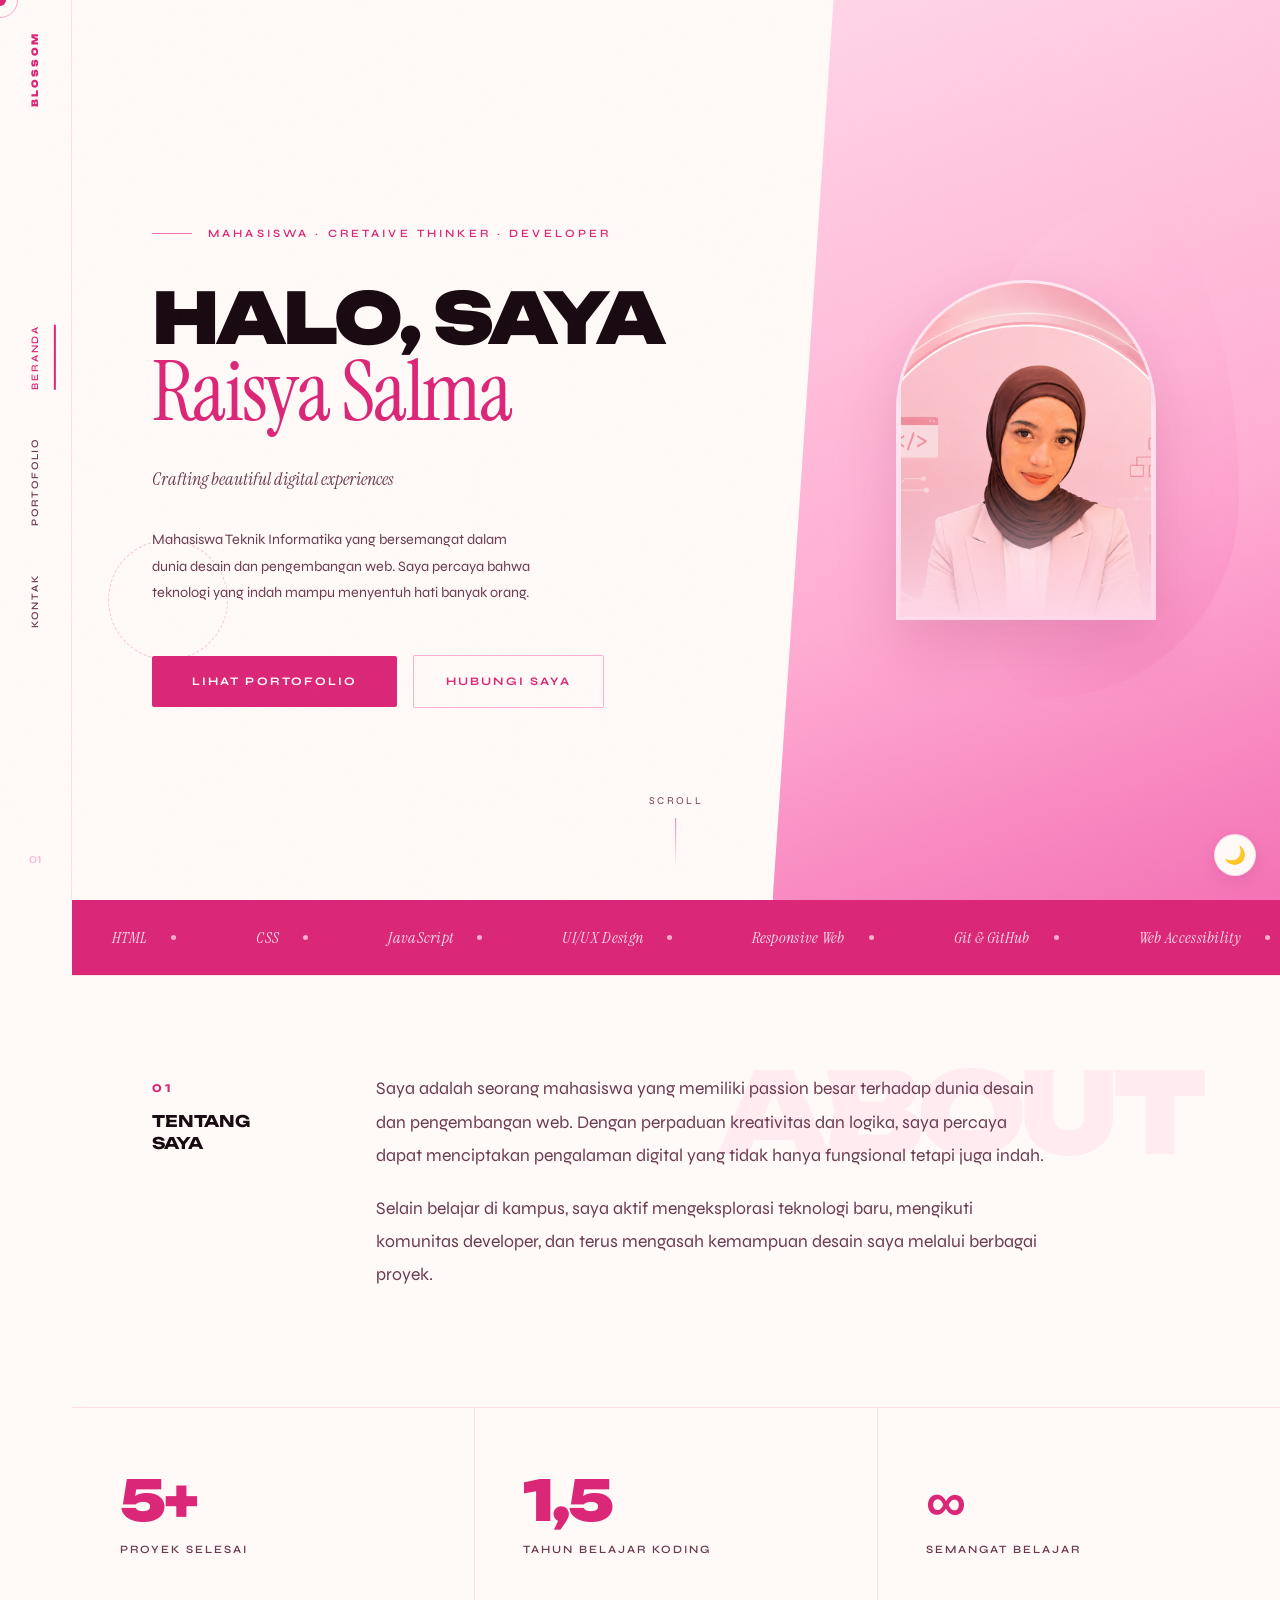
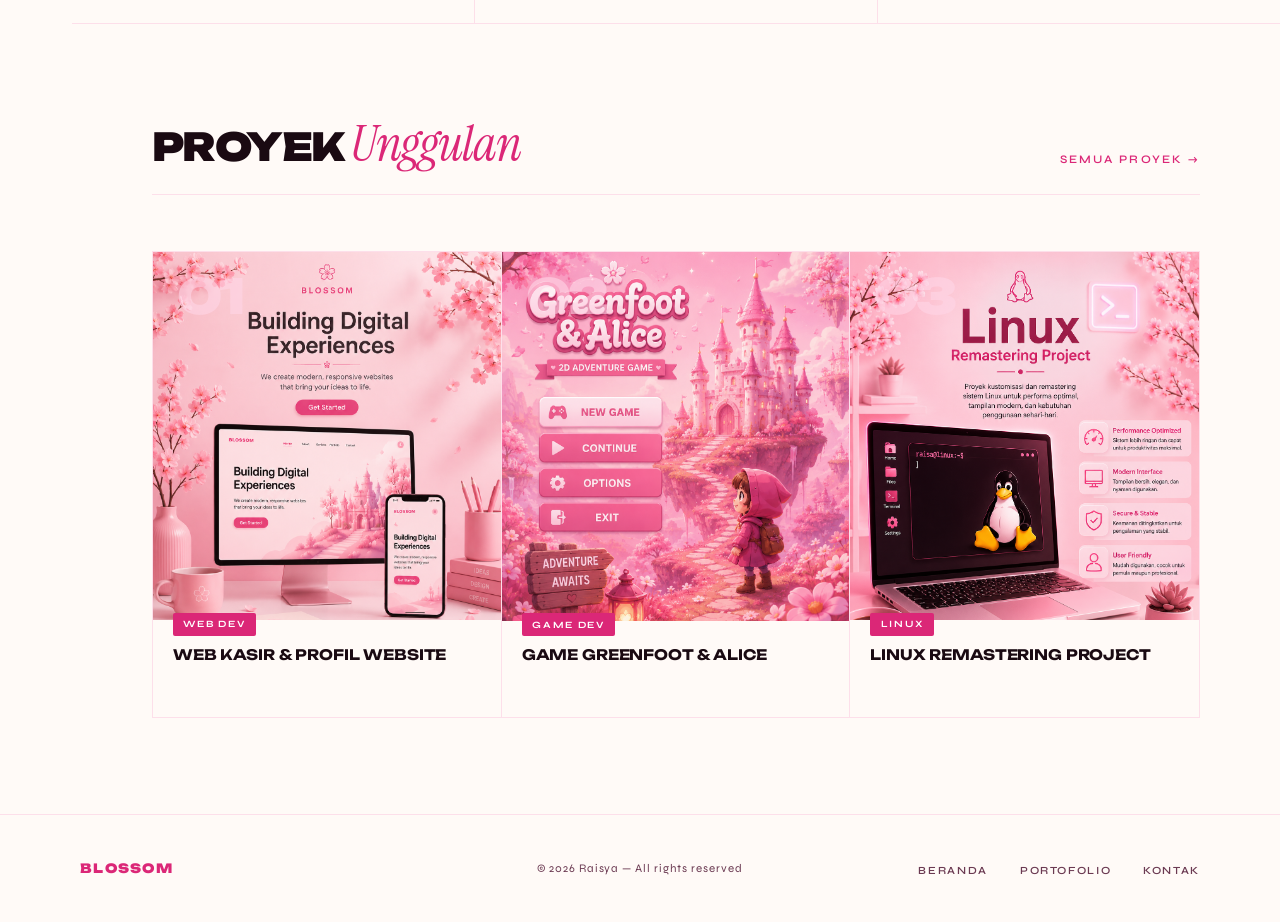
<file: index.html>
<!DOCTYPE html>
<html lang="id">
<head>
  <meta charset="UTF-8">
  <meta name="viewport" content="width=device-width, initial-scale=1.0">
  <meta name="description" content="Halo! Saya adalah mahasiswa yang passionate dalam desain dan teknologi web. Selamat datang di website personal saya.">
  <title>Raisya Blossom — Personal Website</title>
  <link rel="stylesheet" href="style.css">
</head>
<body>

  <!-- Dark Mode Toggle -->
  <button class="dark-toggle" id="darkToggle" aria-label="Aktifkan mode gelap">🌙</button>

  <!-- Custom Cursor -->
  <div class="cursor" id="cursor" aria-hidden="true"></div>
  <div class="cursor-ring" id="cursorRing" aria-hidden="true"></div>

  <!-- Navigation -->
  <nav aria-label="Navigasi utama">
    <a href="index.html" class="nav-logo" aria-label="Kembali ke beranda">Blossom</a>
    <ul class="nav-links">
      <li><a href="index.html" class="active" aria-current="page">Beranda</a></li>
      <li><a href="portfolio.html">Portofolio</a></li>
      <li><a href="contact.html">Kontak</a></li>
    </ul>
      <span class="nav-page-num">01</span>
  </nav>

  <!-- Main Content -->
  <main>

    <!-- Hero Section -->
    <header aria-label="Perkenalan">
    <section class="hero">

      <!-- Decorative Circles -->
      <div class="deco-circle deco-1" aria-hidden="true"></div>
      <div class="deco-circle deco-2" aria-hidden="true"></div>
      <div class="deco-circle deco-3" aria-hidden="true"></div>

      <!-- Left Content -->
      <div class="hero-left">
        <div class="hero-eyebrow">
          <span>Mahasiswa · Cretaive Thinker · Developer</span>
        </div>

        <h1 class="hero-title">
          Halo, Saya
          <em>Raisya Salma</em>
        </h1>

        <p class="hero-subtitle">
          Crafting beautiful digital experiences
        </p>

        <p class="hero-desc">
          Mahasiswa Teknik Informatika yang bersemangat dalam dunia desain dan pengembangan web. Saya percaya bahwa teknologi yang indah mampu menyentuh hati banyak orang.
        </p>

        <div class="btn-group">
          <a href="portfolio.html" class="btn-primary">
            <span>Lihat Portofolio</span>
          </a>
          <a href="contact.html" class="btn-ghost">Hubungi Saya</a>
        </div>
      </div>

      <!-- Right Photo Area -->
      <div class="hero-right">
        <div class="hero-blob" aria-hidden="true"></div>
        <div class="hero-photo-frame">
          <div class="hero-photo-placeholder">
            <div class="photo-icon" aria-hidden="true">🌸</div>
            <p class="photo-note"><img src="images/profile.png" alt="Foto Profil"></p>
          </div>
        </div>
      </div>

      <!-- Scroll Indicator -->
      <div class="scroll-indicator" aria-hidden="true">
        <span>Scroll</span>
        <div class="scroll-line"></div>
      </div>
    </section>
    </header>

    <!-- Ticker Strip -->
    <div class="skills-ticker" aria-hidden="true">
      <div class="ticker-track">
        <span class="ticker-item">HTML <span class="ticker-dot"></span></span>
        <span class="ticker-item">CSS <span class="ticker-dot"></span></span>
        <span class="ticker-item">JavaScript <span class="ticker-dot"></span></span>
        <span class="ticker-item">UI/UX Design <span class="ticker-dot"></span></span>
        <span class="ticker-item">Responsive Web <span class="ticker-dot"></span></span>
        <span class="ticker-item">Git & GitHub <span class="ticker-dot"></span></span>
        <span class="ticker-item">Web Accessibility <span class="ticker-dot"></span></span>
        <span class="ticker-item">HTML <span class="ticker-dot"></span></span>
        <span class="ticker-item">CSS <span class="ticker-dot"></span></span>
        <span class="ticker-item">JavaScript <span class="ticker-dot"></span></span>
        <span class="ticker-item">UI/UX Design <span class="ticker-dot"></span></span>
        <span class="ticker-item">Responsive Web <span class="ticker-dot"></span></span>
        <span class="ticker-item">Git & GitHub <span class="ticker-dot"></span></span>
        <span class="ticker-item">Web Accessibility <span class="ticker-dot"></span></span>
      </div>
    </div>

    <!-- About Strip -->
    <section class="about-strip" aria-label="Tentang Saya">
      <div class="strip-label animate-up delay-1">
        <span class="strip-number">01</span>
        <h2 class="strip-heading">Tentang<br>Saya</h2>
      </div>
      <div class="strip-content animate-up delay-2">
        <p>
          Saya adalah seorang mahasiswa yang memiliki passion besar terhadap dunia desain dan pengembangan web. Dengan perpaduan kreativitas dan logika, saya percaya dapat menciptakan pengalaman digital yang tidak hanya fungsional tetapi juga indah.
        </p>
        <p>
          Selain belajar di kampus, saya aktif mengeksplorasi teknologi baru, mengikuti komunitas developer, dan terus mengasah kemampuan desain saya melalui berbagai proyek.
        </p>
      </div>
    </section>

    <!-- Stats Row -->
    <section class="stats-row" aria-label="Pencapaian">
      <div class="stat-item animate-up delay-1">
        <span class="stat-number">5+</span>
        <span class="stat-label">Proyek Selesai</span>
      </div>
      <div class="stat-item animate-up delay-2">
        <span class="stat-number">1,5</span>
        <span class="stat-label">Tahun Belajar Koding</span>
      </div>
      <div class="stat-item animate-up delay-3">
        <span class="stat-number">∞</span>
        <span class="stat-label">Semangat Belajar</span>
      </div>
    </section>

    <!-- Featured Work Preview -->
    <section class="section-wrap" aria-label="Proyek Unggulan">
      <div class="section-header">
        <h2 class="section-title">Proyek <em>Unggulan</em></h2>
        <a href="portfolio.html" class="section-link" aria-label="Lihat semua proyek">Semua Proyek →</a>
      </div>

    <div class="portfolio-grid">

  <a href="portfolio.html" class="portfolio-card">
    <img src="images/webdev.png" alt="Web Dev">

    <div class="card-overlay"></div>

    <span class="card-deco-num">01</span>

    <div class="card-content">
      <span class="card-tag">Web Dev</span>
      <h3 class="card-title">Web Kasir & Profil Website</h3>
      <span class="card-arrow">→</span>
    </div>
  </a>

  <a href="portfolio.html" class="portfolio-card">
    <img src="images/game.png" alt="Game Dev">

    <div class="card-overlay"></div>

    <span class="card-deco-num">02</span>

    <div class="card-content">
      <span class="card-tag">Game Dev</span>
      <h3 class="card-title">Game Greenfoot & Alice</h3>
      <span class="card-arrow">→</span>
    </div>
  </a>

  <a href="portfolio.html" class="portfolio-card">
    <img src="images/linux.png" alt="Linux">

    <div class="card-overlay"></div>

    <span class="card-deco-num">03</span>

    <div class="card-content">
      <span class="card-tag">Linux</span>
      <h3 class="card-title">Linux Remastering Project</h3>
      <span class="card-arrow">→</span>
    </div>
  </a>

</div>
    </section>

  </main>

  <!-- Footer -->
  <footer>
    <a href="index.html" class="footer-brand" aria-label="Kembali ke beranda">Blossom</a>
    <p class="footer-copy">© 2026 Raisya — All rights reserved</p>
    <ul class="footer-links">
      <li><a href="index.html">Beranda</a></li>
      <li><a href="portfolio.html">Portofolio</a></li>
      <li><a href="contact.html">Kontak</a></li>
    </ul>
  </footer>

  <script>
    // Custom cursor (JS minimal hanya untuk posisi cursor)
    const cursor = document.getElementById('cursor');
    const ring = document.getElementById('cursorRing');
    let mouseX = 0, mouseY = 0, ringX = 0, ringY = 0;

    document.addEventListener('mousemove', (e) => {
      mouseX = e.clientX;
      mouseY = e.clientY;
      cursor.style.left = mouseX + 'px';
      cursor.style.top  = mouseY + 'px';
    });

    function animateRing() {
      ringX += (mouseX - ringX) * 0.12;
      ringY += (mouseY - ringY) * 0.12;
      ring.style.left = ringX + 'px';
      ring.style.top  = ringY + 'px';
      requestAnimationFrame(animateRing);
    }
    animateRing();
  </script>

  <script>
    // Dark mode toggle
    const toggle = document.getElementById('darkToggle');
    const saved = localStorage.getItem('theme');
    if (saved) {
      document.documentElement.setAttribute('data-theme', saved);
      toggle.textContent = saved === 'dark' ? '☀️' : '🌙';
    }
    toggle.addEventListener('click', () => {
      const isDark = document.documentElement.getAttribute('data-theme') === 'dark';
      const next = isDark ? 'light' : 'dark';
      document.documentElement.setAttribute('data-theme', next);
      toggle.textContent = next === 'dark' ? '☀️' : '🌙';
      localStorage.setItem('theme', next);
    });
  </script>
</body>
</html>
</file>
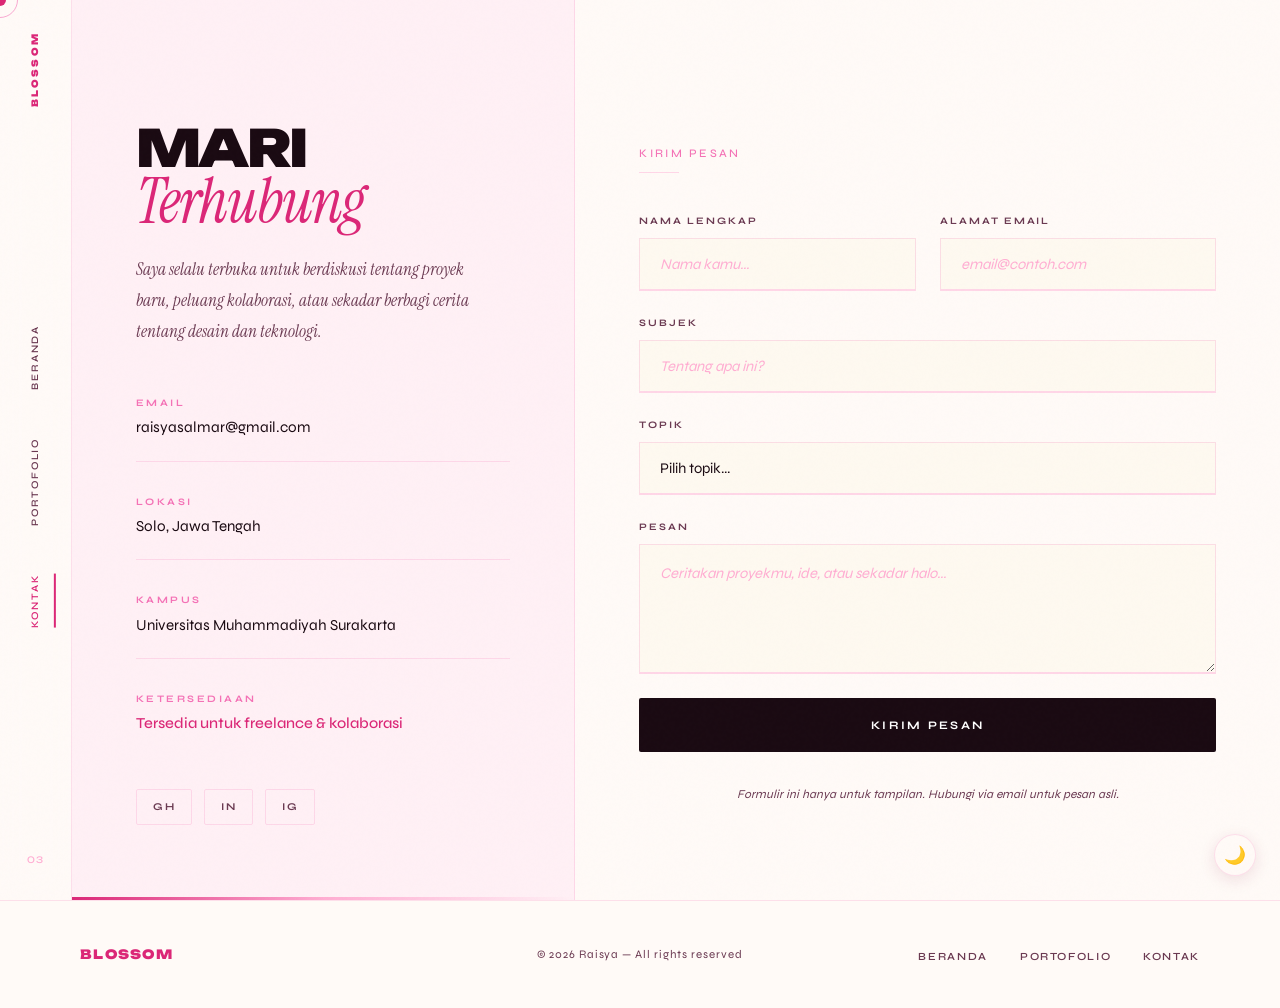
<file: contact.html>
<!DOCTYPE html>
<html lang="id">
<head>
  <meta charset="UTF-8">
  <meta name="viewport" content="width=device-width, initial-scale=1.0">
  <meta name="description" content="Hubungi Raisya — siap berkolaborasi dan berdiskusi tentang proyek desain dan web development.">
  <title>Kontak — Blossom</title>
  <link rel="stylesheet" href="style.css">
</head>
<body>

  <!-- Dark Mode Toggle -->
  <button class="dark-toggle" id="darkToggle" aria-label="Aktifkan mode gelap">🌙</button>

  <!-- Custom Cursor -->
  <div class="cursor" id="cursor" aria-hidden="true"></div>
  <div class="cursor-ring" id="cursorRing" aria-hidden="true"></div>

  <!-- Navigation -->
  <nav aria-label="Navigasi utama">
    <a href="index.html" class="nav-logo" aria-label="Kembali ke beranda">Blossom</a>
    <ul class="nav-links">
      <li><a href="index.html">Beranda</a></li>
      <li><a href="portfolio.html">Portofolio</a></li>
      <li><a href="contact.html" class="active" aria-current="page">Kontak</a></li>
    </ul>
      <span class="nav-page-num">03</span>
  </nav>

  <main>
    <div class="contact-layout">

      <!-- Left: Info -->
      <div class="contact-left animate-up">
        <h1>
          Mari
          <em>Terhubung</em>
        </h1>
        <p>
          Saya selalu terbuka untuk berdiskusi tentang proyek baru, peluang kolaborasi, atau sekadar berbagi cerita tentang desain dan teknologi.
        </p>

        <div class="contact-info">
          <div class="contact-info-item">
            <span class="info-label">Email</span>
            <a href="mailto:raisyasalmar@gmail.com" class="info-value">raisyasalmar@gmail.com</a>
          </div>
          <div class="contact-info-item">
            <span class="info-label">Lokasi</span>
            <span class="info-value">Solo, Jawa Tengah </span>
          </div>
          <div class="contact-info-item">
            <span class="info-label">Kampus</span>
            <span class="info-value">Universitas Muhammadiyah Surakarta</span>
          </div>
          <div class="contact-info-item">
            <span class="info-label">Ketersediaan</span>
            <span class="info-value info-value--available">
              Tersedia untuk freelance &amp; kolaborasi
            </span>
          </div>
        </div>

        <!-- Social Links -->
        <div class="social-bar" role="navigation" aria-label="Media sosial">
          <a href="https://github.com/raisya277" class="social-link" aria-label="GitHub" target="_blank" rel="noopener noreferrer">GH</a>
         <a href="https://www.linkedin.com/in/raisya-salma-472893334" class="social-link" aria-label="LinkedIn" target="_blank" rel="noopener noreferrer">in</a>
          <a href="https://www.instagram.com/raisyaarw?igsh=dDE4N3o1cm1yZ2Nu" class="social-link" aria-label="Instagram" target="_blank" rel="noopener noreferrer">IG</a>
        </div>
      </div>

      <!-- Right: Form -->
      <div class="animate-up delay-2">

        <!-- Decorative heading -->
        <div class="form-header">
          <p class="form-section-label">
            Kirim Pesan
          </p>
          <div class="form-section-rule"></div>
        </div>

        <div class="contact-form" role="form" aria-label="Formulir kontak">

          <div class="form-row">
            <div class="field-group">
              <label for="nama">Nama Lengkap</label>
              <input
                type="text"
                id="nama"
                name="nama"
                placeholder="Nama kamu..."
                autocomplete="name"
              >
            </div>
            <div class="field-group">
              <label for="email">Alamat Email</label>
              <input
                type="email"
                id="email"
                name="email"
                placeholder="email@contoh.com"
                autocomplete="email"
              >
            </div>
          </div>

          <div class="field-group">
            <label for="subjek">Subjek</label>
            <input
              type="text"
              id="subjek"
              name="subjek"
              placeholder="Tentang apa ini?"
            >
          </div>

          <div class="field-group">
            <label for="topik">Topik</label>
            <select id="topik" name="topik" aria-label="Pilih topik pesan">
              <option value="" disabled selected>Pilih topik...</option>
              <option value="kolaborasi">Kolaborasi Proyek</option>
              <option value="freelance">Pekerjaan Freelance</option>
              <option value="lainnya">Lainnya</option>
            </select>
          </div>

          <div class="field-group">
            <label for="pesan">Pesan</label>
            <textarea
              id="pesan"
              name="pesan"
              placeholder="Ceritakan proyekmu, ide, atau sekadar halo..."
            ></textarea>
          </div>

          <button type="button" class="btn-submit" aria-label="Kirim pesan">
            <span>Kirim Pesan </span>
          </button>

          <p class="form-note">
            Formulir ini hanya untuk tampilan. Hubungi via email untuk pesan asli.
          </p>

        </div>
      </div>

    </div>
  </main>

  <!-- Footer -->
  <footer>
    <a href="index.html" class="footer-brand" aria-label="Kembali ke beranda">Blossom</a>
    <p class="footer-copy">© 2026 Raisya — All rights reserved</p>
    <ul class="footer-links">
      <li><a href="index.html">Beranda</a></li>
      <li><a href="portfolio.html">Portofolio</a></li>
      <li><a href="contact.html">Kontak</a></li>
    </ul>
  </footer>

  <script>
    const cursor = document.getElementById('cursor');
    const ring = document.getElementById('cursorRing');
    let mouseX = 0, mouseY = 0, ringX = 0, ringY = 0;

    document.addEventListener('mousemove', (e) => {
      mouseX = e.clientX;
      mouseY = e.clientY;
      cursor.style.left = mouseX + 'px';
      cursor.style.top  = mouseY + 'px';
    });

    function animateRing() {
      ringX += (mouseX - ringX) * 0.12;
      ringY += (mouseY - ringY) * 0.12;
      ring.style.left = ringX + 'px';
      ring.style.top  = ringY + 'px';
      requestAnimationFrame(animateRing);
    }
    animateRing();
  </script>

  <script>
    // Dark mode toggle
    const toggle = document.getElementById('darkToggle');
    const saved = localStorage.getItem('theme');
    if (saved) {
      document.documentElement.setAttribute('data-theme', saved);
      toggle.textContent = saved === 'dark' ? '☀️' : '🌙';
    }
    toggle.addEventListener('click', () => {
      const isDark = document.documentElement.getAttribute('data-theme') === 'dark';
      const next = isDark ? 'light' : 'dark';
      document.documentElement.setAttribute('data-theme', next);
      toggle.textContent = next === 'dark' ? '☀️' : '🌙';
      localStorage.setItem('theme', next);
    });
  </script>
</body>
</html>
</file>
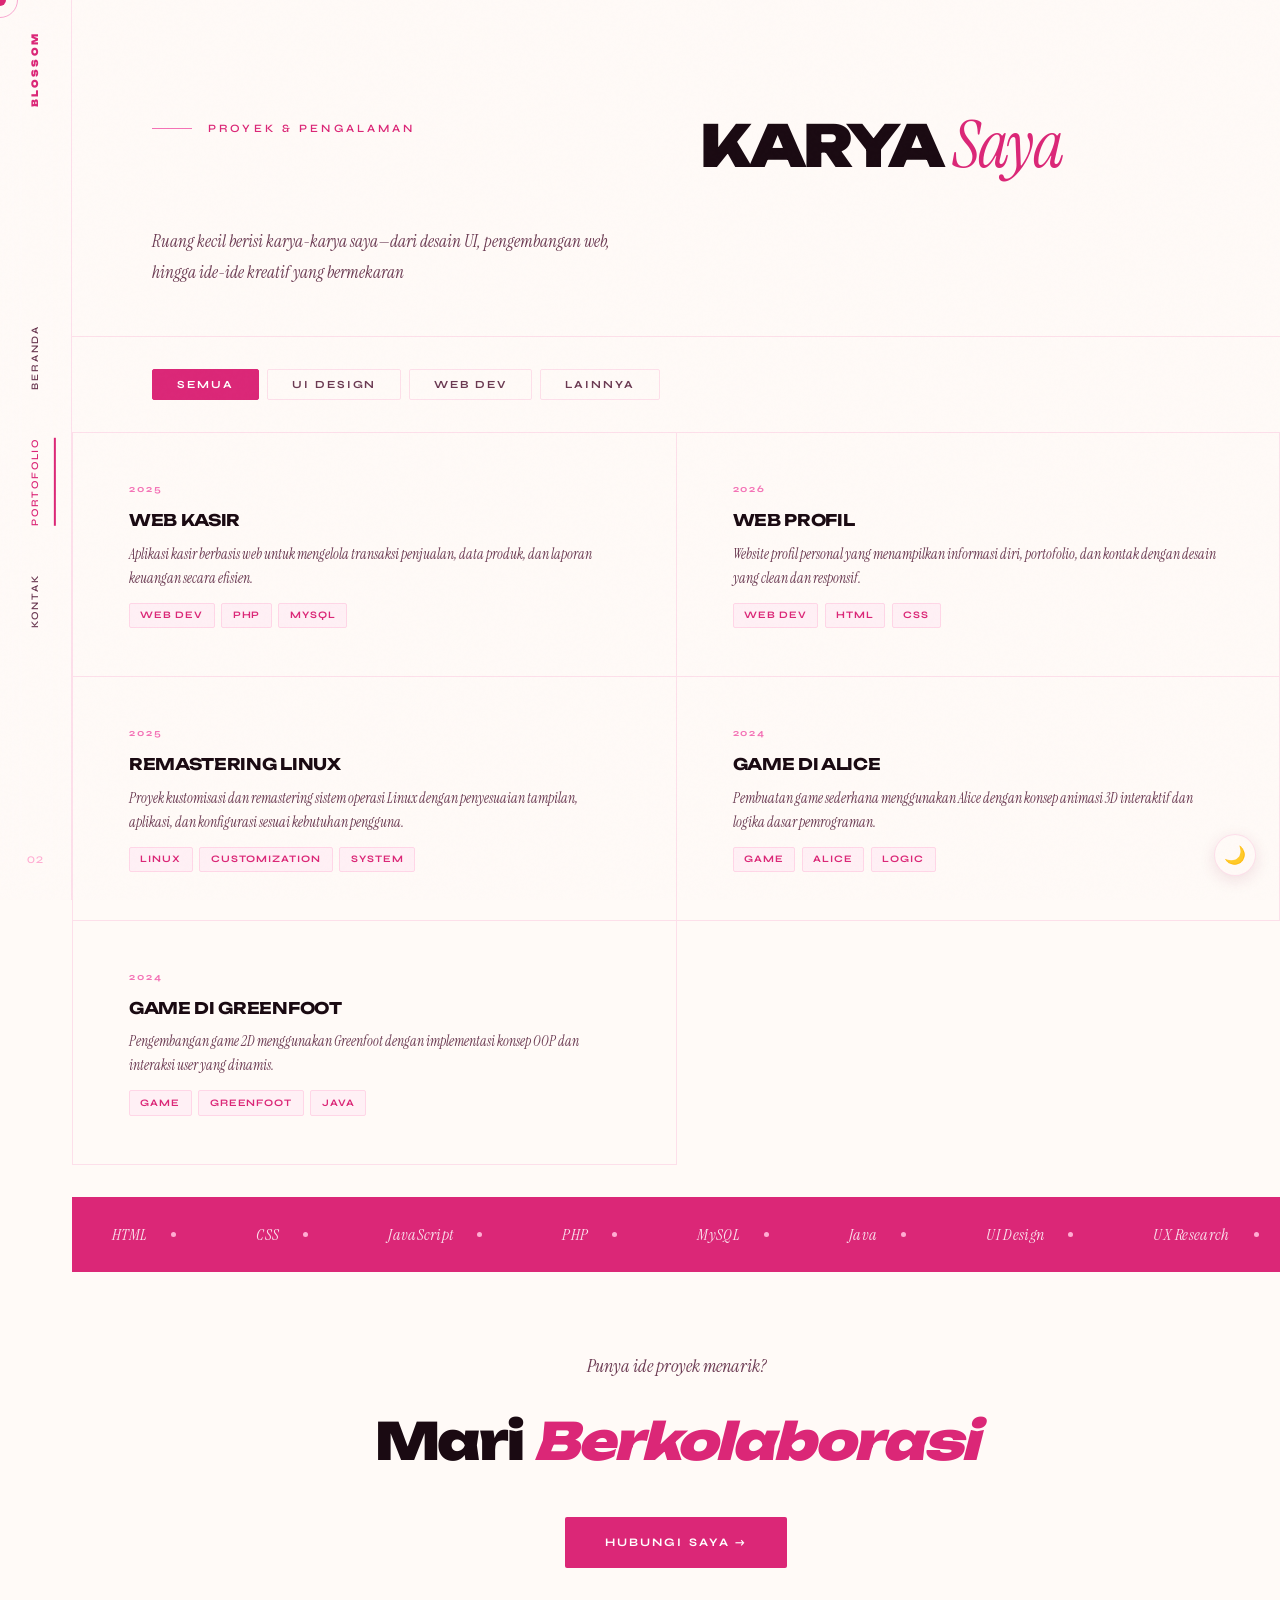
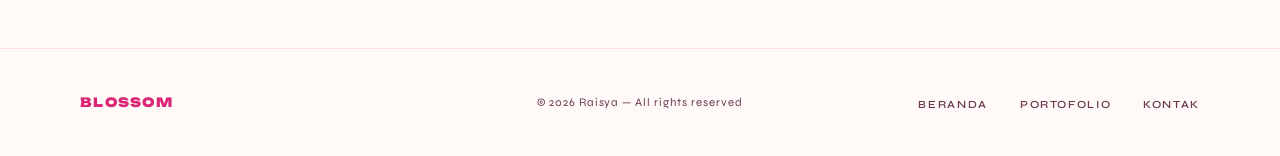
<file: portfolio.html>
<!DOCTYPE html>
<html lang="id">
<head>
  <meta charset="UTF-8">
  <meta name="viewport" content="width=device-width, initial-scale=1.0">
  <meta name="description" content="Portofolio proyek dan pengalaman dari Raisya — mahasiswa creative thinker dan web development.">
  <title>Portofolio — Blossom</title>
  <link rel="stylesheet" href="style.css">
</head>
<body>

  <!-- Dark Mode Toggle -->
  <button class="dark-toggle" id="darkToggle" aria-label="Aktifkan mode gelap">🌙</button>

  <!-- Custom Cursor -->
  <div class="cursor" id="cursor" aria-hidden="true"></div>
  <div class="cursor-ring" id="cursorRing" aria-hidden="true"></div>

  <!-- Navigation -->
  <nav aria-label="Navigasi utama">
    <a href="index.html" class="nav-logo" aria-label="Kembali ke beranda">Blossom</a>
    <ul class="nav-links">
      <li><a href="index.html">Beranda</a></li>
      <li><a href="portfolio.html" class="active" aria-current="page">Portofolio</a></li>
      <li><a href="contact.html">Kontak</a></li>
    </ul>
      <span class="nav-page-num">02</span>
  </nav>

  <main>

    <!-- Portfolio Hero -->
    <header class="portfolio-hero animate-up">
      <div class="hero-eyebrow">
        <span>Proyek &amp; Pengalaman</span>
      </div>
      <h1>
        Karya
        <em>Saya</em>
      </h1>
      <p>
        Ruang kecil berisi karya-karya saya—dari desain UI, pengembangan web, hingga ide-ide kreatif yang bermekaran
      </p>
    </header>

    <!-- Filter Bar -->
    <div class="filter-bar" role="group" aria-label="Filter proyek">
      <button class="filter-btn active" aria-pressed="true">Semua</button>
      <button class="filter-btn" aria-pressed="false">UI Design</button>
      <button class="filter-btn" aria-pressed="false">Web Dev</button>
      <button class="filter-btn" aria-pressed="false">Lainnya</button>
    </div>

    <!-- Project Grid -->
    <section aria-label="Daftar proyek">
  <div class="project-grid">

    <article class="project-card animate-up delay-1">
      <span class="project-year">2025</span>
      <h2 class="project-name">Web Kasir</h2>
      <p class="project-desc">
        Aplikasi kasir berbasis web untuk mengelola transaksi penjualan, data produk, dan laporan keuangan secara efisien.
      </p>
      <div class="project-tags">
        <span class="tag">Web Dev</span>
        <span class="tag">PHP</span>
        <span class="tag">MySQL</span>
      </div>
    </article>

    <article class="project-card animate-up delay-2">
      <span class="project-year">2026</span>
      <h2 class="project-name">Web Profil</h2>
      <p class="project-desc">
        Website profil personal yang menampilkan informasi diri, portofolio, dan kontak dengan desain yang clean dan responsif.
      </p>
      <div class="project-tags">
        <span class="tag">Web Dev</span>
        <span class="tag">HTML</span>
        <span class="tag">CSS</span>
      </div>
    </article>

    <article class="project-card animate-up delay-3">
      <span class="project-year">2025</span>
      <h2 class="project-name">Remastering Linux</h2>
      <p class="project-desc">
        Proyek kustomisasi dan remastering sistem operasi Linux dengan penyesuaian tampilan, aplikasi, dan konfigurasi sesuai kebutuhan pengguna.
      </p>
      <div class="project-tags">
        <span class="tag">Linux</span>
        <span class="tag">Customization</span>
        <span class="tag">System</span>
      </div>
    </article>

    <article class="project-card animate-up delay-1">
      <span class="project-year">2024</span>
      <h2 class="project-name">Game di Alice</h2>
      <p class="project-desc">
        Pembuatan game sederhana menggunakan Alice dengan konsep animasi 3D interaktif dan logika dasar pemrograman.
      </p>
      <div class="project-tags">
        <span class="tag">Game</span>
        <span class="tag">Alice</span>
        <span class="tag">Logic</span>
      </div>
    </article>

    <article class="project-card animate-up delay-2">
      <span class="project-year">2024</span>
      <h2 class="project-name">Game di Greenfoot</h2>
      <p class="project-desc">
        Pengembangan game 2D menggunakan Greenfoot dengan implementasi konsep OOP dan interaksi user yang dinamis.
      </p>
      <div class="project-tags">
        <span class="tag">Game</span>
        <span class="tag">Greenfoot</span>
        <span class="tag">Java</span>
      </div>
    </article>

  </div>
</section>

    <!-- Ticker Strip -->
    <div class="skills-ticker skills-ticker--mt" aria-hidden="true">
  <div class="ticker-track">
    <span class="ticker-item">HTML <span class="ticker-dot"></span></span>
    <span class="ticker-item">CSS <span class="ticker-dot"></span></span>
    <span class="ticker-item">JavaScript <span class="ticker-dot"></span></span>
    <span class="ticker-item">PHP <span class="ticker-dot"></span></span>
    <span class="ticker-item">MySQL <span class="ticker-dot"></span></span>
    <span class="ticker-item">Java <span class="ticker-dot"></span></span>
    <span class="ticker-item">UI Design <span class="ticker-dot"></span></span>
    <span class="ticker-item">UX Research <span class="ticker-dot"></span></span>
    <span class="ticker-item">Git <span class="ticker-dot"></span></span>
    <span class="ticker-item">Linux <span class="ticker-dot"></span></span>

    <span class="ticker-item">HTML <span class="ticker-dot"></span></span>
    <span class="ticker-item">CSS <span class="ticker-dot"></span></span>
    <span class="ticker-item">JavaScript <span class="ticker-dot"></span></span>
    <span class="ticker-item">PHP <span class="ticker-dot"></span></span>
    <span class="ticker-item">MySQL <span class="ticker-dot"></span></span>
    <span class="ticker-item">Java <span class="ticker-dot"></span></span>
  </div>
</div>

    <!-- CTA Section -->
    <section class="section-wrap section-cta" aria-label="Ajakan bertemu">
      <p class="animate-up cta-lead">
        Punya ide proyek menarik?
      </p>
      <h2 class="animate-up delay-1 cta-title">
        Mari <em class="cta-em">Berkolaborasi</em>
      </h2>
      <a href="contact.html" class="btn-primary animate-up delay-2">
        <span>Hubungi Saya →</span>
      </a>
    </section>

  </main>

  <!-- Footer -->
  <footer>
    <a href="index.html" class="footer-brand" aria-label="Kembali ke beranda">Blossom</a>
    <p class="footer-copy">© 2026 Raisya — All rights reserved</p>
    <ul class="footer-links">
      <li><a href="index.html">Beranda</a></li>
      <li><a href="portfolio.html">Portofolio</a></li>
      <li><a href="contact.html">Kontak</a></li>
    </ul>
  </footer>

  <script>
    const cursor = document.getElementById('cursor');
    const ring = document.getElementById('cursorRing');
    let mouseX = 0, mouseY = 0, ringX = 0, ringY = 0;

    document.addEventListener('mousemove', (e) => {
      mouseX = e.clientX;
      mouseY = e.clientY;
      cursor.style.left = mouseX + 'px';
      cursor.style.top  = mouseY + 'px';
    });

    function animateRing() {
      ringX += (mouseX - ringX) * 0.12;
      ringY += (mouseY - ringY) * 0.12;
      ring.style.left = ringX + 'px';
      ring.style.top  = ringY + 'px';
      requestAnimationFrame(animateRing);
    }
    animateRing();

    // Filter buttons
    const filterBtns = document.querySelectorAll('.filter-btn');
    filterBtns.forEach(btn => {
      btn.addEventListener('click', () => {
        filterBtns.forEach(b => { b.classList.remove('active'); b.setAttribute('aria-pressed', 'false'); });
        btn.classList.add('active');
        btn.setAttribute('aria-pressed', 'true');
      });
    });
  </script>

  <script>
    // Dark mode toggle
    const toggle = document.getElementById('darkToggle');
    const saved = localStorage.getItem('theme');
    if (saved) {
      document.documentElement.setAttribute('data-theme', saved);
      toggle.textContent = saved === 'dark' ? '☀️' : '🌙';
    }
    toggle.addEventListener('click', () => {
      const isDark = document.documentElement.getAttribute('data-theme') === 'dark';
      const next = isDark ? 'light' : 'dark';
      document.documentElement.setAttribute('data-theme', next);
      toggle.textContent = next === 'dark' ? '☀️' : '🌙';
      localStorage.setItem('theme', next);
    });
  </script>
</body>
</html>
</file>
<file: style.css>
@import url('https://fonts.googleapis.com/css2?family=Unbounded:wght@200;300;400;700;900&family=Instrument+Serif:ital@0;1&family=Syne:wght@400;500;600;700;800&display=swap');

/* CSS Variables (warna sama persis) */
:root {
  --pink-pale:    #fff0f5;
  --pink-blush:   #ffd6e7;
  --pink-rose:    #ffadd2;
  --pink-mid:     #f472b6;
  --pink-deep:    #db2777;
  --pink-ink:     #831843;
  --cream:        #fffaf7;
  --warm-white:   #fef9f0;
  --charcoal:     #1a0a12;
  --muted:        #6b3a52;
  --border:       rgba(244, 114, 182, 0.2);

  /* Font baru: Unbounded (display), Instrument Serif (serif), Syne (sans) */
  --ff-display: 'Unbounded', sans-serif;
  --ff-serif:   'Instrument Serif', Georgia, serif;
  --ff-sans:    'Syne', sans-serif;

  --ease-out-expo: cubic-bezier(0.16, 1, 0.3, 1);
  --ease-in-out:   cubic-bezier(0.4, 0, 0.2, 1);

  /* Layout baru: sidebar kiri 72px */
  --sidebar-w: 72px;
}

/* Reset & Base */
*, *::before, *::after {
  box-sizing: border-box;
  margin: 0;
  padding: 0;
}

html {
  scroll-behavior: smooth;
  font-size: 16px;
}

body {
  background-color: var(--cream);
  color: var(--charcoal);
  font-family: var(--ff-sans);
  font-weight: 400;
  line-height: 1.7;
  overflow-x: hidden;
  cursor: none;
}

/* Custom Cursor (sama persis) */
.cursor {
  position: fixed;
  width: 12px;
  height: 12px;
  background: var(--pink-deep);
  border-radius: 50%;
  pointer-events: none;
  z-index: 9999;
  transform: translate(-50%, -50%);
  transition: transform 0.1s, width 0.3s var(--ease-out-expo), height 0.3s var(--ease-out-expo), background 0.3s;
  mix-blend-mode: multiply;
}

.cursor-ring {
  position: fixed;
  width: 36px;
  height: 36px;
  border: 1.5px solid var(--pink-mid);
  border-radius: 50%;
  pointer-events: none;
  z-index: 9998;
  transform: translate(-50%, -50%);
  transition: transform 0.15s var(--ease-out-expo), width 0.4s var(--ease-out-expo), height 0.4s var(--ease-out-expo), opacity 0.3s;
  opacity: 0.6;
}

a, button { cursor: none; }

/* Noise Texture Overlay */
body::before {
  content: '';
  position: fixed;
  inset: 0;
  background-image: url("data:image/svg+xml,%3Csvg viewBox='0 0 256 256' xmlns='http://www.w3.org/2000/svg'%3E%3Cfilter id='noise'%3E%3CfeTurbulence type='fractalNoise' baseFrequency='0.9' numOctaves='4' stitchTiles='stitch'/%3E%3C/filter%3E%3Crect width='100%25' height='100%25' filter='url(%23noise)' opacity='0.03'/%3E%3C/svg%3E");
  pointer-events: none;
  z-index: 1000;
  opacity: 0.4;
}

/* NAVIGASI: Vertikal kiri + top bar */
nav {
  position: fixed;
  top: 0;
  left: 0;
  z-index: 100;
  display: flex;
  flex-direction: column;
  align-items: center;
  justify-content: space-between;
  width: var(--sidebar-w);
  height: 100vh;
  padding: 2rem 0;
  background: rgba(255, 250, 247, 0.88);
  backdrop-filter: blur(16px);
  -webkit-backdrop-filter: blur(16px);
  border-right: 1px solid var(--border);
}

.nav-logo {
  font-family: var(--ff-display);
  font-size: 0.55rem;
  font-weight: 900;
  color: var(--pink-deep);
  text-decoration: none;
  letter-spacing: 0.25em;
  text-transform: uppercase;
  writing-mode: vertical-rl;
  text-orientation: mixed;
  transform: rotate(180deg);
}

.nav-links {
  display: flex;
  flex-direction: column;
  gap: 2.5rem;
  list-style: none;
  align-items: center;
}

.nav-links a {
  font-family: var(--ff-sans);
  font-size: 0.62rem;
  font-weight: 600;
  letter-spacing: 0.18em;
  text-transform: uppercase;
  color: var(--muted);
  text-decoration: none;
  writing-mode: vertical-rl;
  text-orientation: mixed;
  transform: rotate(180deg);
  transition: color 0.3s;
  position: relative;
}

.nav-links a::before {
  content: '';
  position: absolute;
  left: -12px;
  top: 50%;
  transform: translateY(-50%) scaleY(0);
  width: 2px;
  height: 0;
  background: var(--pink-deep);
  transition: height 0.3s var(--ease-out-expo), transform 0.3s;
}

.nav-links a:hover { color: var(--pink-deep); }
.nav-links a:hover::before,
.nav-links a.active::before {
  height: 100%;
  transform: translateY(-50%) scaleY(1);
}
.nav-links a.active { color: var(--pink-deep); }

/* ─── Nomor halaman di bawah nav ─── */
.nav-page-num {
  font-family: var(--ff-display);
  font-size: 0.55rem;
  color: var(--pink-rose);
  letter-spacing: 0.1em;
}

/* Page Transition (sama) */
.page-enter {
  animation: pageEnter 0.8s var(--ease-out-expo) forwards;
}

@keyframes pageEnter {
  from { opacity: 0; transform: translateY(24px); }
  to   { opacity: 1; transform: translateY(0); }
}

/* Main Content: geser kanan dari sidebar */
main {
  min-height: 100vh;
  margin-left: var(--sidebar-w);
}

/* HERO: Full-height diagonal split */
.hero {
  min-height: 100vh;
  position: relative;
  display: flex;
  align-items: stretch;
  overflow: hidden;
}

/* Background pink diagonal kanan */
.hero::after {
  content: '';
  position: absolute;
  top: 0;
  right: 0;
  width: 42%;
  height: 100%;
  background: linear-gradient(160deg, var(--pink-blush) 0%, var(--pink-rose) 60%, var(--pink-mid) 100%);
  clip-path: polygon(12% 0, 100% 0, 100% 100%, 0% 100%);
  z-index: 0;
}

.hero-left {
  position: relative;
  z-index: 2;
  width: 58%;
  padding: 8rem 5rem 6rem 5rem;
  display: flex;
  flex-direction: column;
  justify-content: center;
  animation: fadeSlideUp 1s var(--ease-out-expo) 0.1s both;
}

.hero-eyebrow {
  display: flex;
  align-items: center;
  gap: 1rem;
  margin-bottom: 2.5rem;
}

.hero-eyebrow::before {
  content: '';
  display: block;
  width: 40px;
  height: 1px;
  background: var(--pink-mid);
}

.hero-eyebrow span {
  font-family: var(--ff-sans);
  font-size: 0.7rem;
  letter-spacing: 0.28em;
  text-transform: uppercase;
  color: var(--pink-deep);
  font-weight: 600;
}

/* Hero title: stacked block style, sempit dan tinggi */
.hero-title {
  font-family: var(--ff-display);
  font-size: clamp(2.8rem, 5.5vw, 5.5rem);
  font-weight: 900;
  line-height: 1.0;
  letter-spacing: -0.04em;
  color: var(--charcoal);
  margin-bottom: 0.15em;
  text-transform: uppercase;
}

.hero-title em {
  font-style: normal;
  color: var(--pink-deep);
  display: block;
  font-weight: 200;
  text-transform: none;
  font-family: var(--ff-serif);
  font-size: 1.2em;
  letter-spacing: -0.02em;
  line-height: 0.9;
}

.hero-subtitle {
  font-family: var(--ff-serif);
  font-size: 1.15rem;
  color: var(--muted);
  font-style: italic;
  margin-bottom: 2rem;
  margin-top: 1.5rem;
}

.hero-desc {
  font-size: 0.9rem;
  color: var(--muted);
  max-width: 380px;
  line-height: 1.85;
  margin-bottom: 3rem;
  font-family: var(--ff-sans);
  font-weight: 400;
}

.btn-group {
  display: flex;
  gap: 1rem;
  align-items: center;
}

/* Tombol (warna sama, bentuk beda) */
.btn-primary {
  display: inline-flex;
  align-items: center;
  gap: 0.6rem;
  padding: 1rem 2.5rem;
  background: var(--pink-deep);
  color: #fff;
  text-decoration: none;
  font-family: var(--ff-sans);
  font-size: 0.72rem;
  font-weight: 700;
  letter-spacing: 0.18em;
  text-transform: uppercase;
  border: none;
  border-radius: 2px;
  position: relative;
  overflow: hidden;
  transition: color 0.3s;
}

.btn-primary::before {
  content: '';
  position: absolute;
  inset: 0;
  background: var(--pink-ink);
  transform: translateX(-101%);
  transition: transform 0.4s var(--ease-out-expo);
}

.btn-primary:hover::before { transform: translateX(0); }
.btn-primary span { position: relative; z-index: 1; }

.btn-ghost {
  display: inline-flex;
  align-items: center;
  gap: 0.5rem;
  padding: 1rem 2rem;
  background: transparent;
  color: var(--pink-deep);
  text-decoration: none;
  font-family: var(--ff-sans);
  font-size: 0.72rem;
  font-weight: 700;
  letter-spacing: 0.18em;
  text-transform: uppercase;
  border: 1.5px solid var(--pink-rose);
  border-radius: 2px;
  transition: border-color 0.3s, color 0.3s, background 0.3s;
}

.btn-ghost:hover {
  background: var(--pink-blush);
  border-color: var(--pink-mid);
}

/* Hero Right: foto di atas diagonal */
.hero-right {
  position: absolute;
  right: 0;
  top: 0;
  width: 42%;
  height: 100%;
  display: flex;
  align-items: center;
  justify-content: center;
  z-index: 1;
  animation: fadeIn 1.2s var(--ease-out-expo) 0.3s both;
}

.hero-blob {
  position: absolute;
  width: 55%;
  height: 55%;
  background: linear-gradient(135deg, var(--pink-blush) 0%, var(--pink-rose) 50%, var(--pink-mid) 100%);
  border-radius: 60% 40% 70% 30% / 50% 60% 40% 50%;
  animation: blobMorph 8s ease-in-out infinite;
  opacity: 0.35;
  right: 8%;
}

@keyframes blobMorph {
  0%, 100% { border-radius: 60% 40% 70% 30% / 50% 60% 40% 50%; }
  25%       { border-radius: 40% 60% 30% 70% / 60% 40% 60% 40%; }
  50%       { border-radius: 50% 50% 60% 40% / 40% 70% 30% 60%; }
  75%       { border-radius: 70% 30% 40% 60% / 50% 40% 70% 30%; }
}

/* Frame foto: portrait circle crop */
.hero-photo-frame {
  position: relative;
  z-index: 2;
  width: 260px;
  height: 340px;
  border-radius: 140px 140px 0 0;
  overflow: hidden;
  border: 3px solid rgba(255,255,255,0.6);
  box-shadow: 0 24px 60px rgba(131,24,67,0.18);
  transition: transform 0.5s var(--ease-out-expo);
}

.photo-note img{
    width: 250px;
    height: 450px;
    object-fit: cover;
}

.hero-photo-frame:hover {
  transform: translateY(-8px);
}

.hero-photo-placeholder {
  width: 100%;
  height: 100%;
  background: linear-gradient(160deg, var(--pink-pale) 0%, var(--pink-blush) 100%);
  display: flex;
  flex-direction: column;
  align-items: center;
  justify-content: center;
  gap: 1rem;
  position: relative;
  overflow: hidden;
}

.hero-photo-placeholder::after {
  content: '';
  position: absolute;
  bottom: 0;
  left: 0;
  right: 0;
  height: 40%;
  background: linear-gradient(to top, var(--pink-blush), transparent);
}

.photo-icon {
  font-size: 4rem;
  filter: grayscale(0.2);
  animation: floatY 4s ease-in-out infinite;
}


@keyframes floatY {
  0%, 100% { transform: translateY(0); }
  50% { transform: translateY(-10px); }
}

/* Dekorasi melayang */
.deco-circle {
  position: absolute;
  border-radius: 50%;
  pointer-events: none;
}

.deco-1 {
  width: 200px;
  height: 200px;
  border: 1px solid var(--pink-rose);
  top: 15%;
  right: 5%;
  animation: rotateSlow 20s linear infinite;
}

.deco-2 {
  width: 80px;
  height: 80px;
  background: var(--pink-blush);
  bottom: 20%;
  right: 8%;
  animation: floatY 6s ease-in-out infinite 2s;
  opacity: 0.7;
}

.deco-3 {
  width: 120px;
  height: 120px;
  border: 1.5px dashed var(--pink-mid);
  top: 60%;
  left: 3%;
  animation: rotateSlow 15s linear infinite reverse;
  opacity: 0.4;
}

@keyframes rotateSlow {
  from { transform: rotate(0deg); }
  to   { transform: rotate(360deg); }
}

/* Scroll Indicator (sama) */
.scroll-indicator {
  position: absolute;
  bottom: 2rem;
  left: 50%;
  transform: translateX(-50%);
  display: flex;
  flex-direction: column;
  align-items: center;
  gap: 0.5rem;
  z-index: 5;
  animation: fadeIn 2s ease 1.5s both;
}

.scroll-indicator span {
  font-size: 0.65rem;
  letter-spacing: 0.22em;
  text-transform: uppercase;
  color: var(--muted);
  font-family: var(--ff-sans);
}

.scroll-line {
  width: 1px;
  height: 50px;
  background: linear-gradient(to bottom, var(--pink-mid), transparent);
  animation: scrollPulse 2s ease-in-out infinite;
}

@keyframes scrollPulse {
  0%, 100% { opacity: 0.3; transform: scaleY(1); }
  50% { opacity: 1; transform: scaleY(1.1); }
}

/* Ticker Strip (sama) */
.skills-ticker {
  padding: 1.5rem 0;
  background: var(--pink-deep);
  overflow: hidden;
  display: flex;
  white-space: nowrap;
}

.ticker-track {
  display: inline-flex;
  gap: 0;
  animation: ticker 30s linear infinite;
}

.ticker-item {
  display: inline-flex;
  align-items: center;
  gap: 1.5rem;
  padding: 0 2.5rem;
  font-family: var(--ff-serif);
  font-style: italic;
  font-size: 1rem;
  font-weight: 400;
  color: rgba(255, 255, 255, 0.85);
  letter-spacing: 0.02em;
  flex-shrink: 0;
}

.ticker-dot {
  display: inline-block;
  width: 5px;
  height: 5px;
  background: var(--pink-rose);
  border-radius: 50%;
  flex-shrink: 0;
}

@keyframes ticker {
  from { transform: translateX(0); }
  to   { transform: translateX(-50%); }
}

/* About Strip: layout baru */
/* Sebelum: grid 1fr 2fr. Sekarang: full-width dengan label vertikal */
.about-strip {
  padding: 6rem 5rem;
  display: grid;
  grid-template-columns: 160px 1fr;
  gap: 4rem;
  align-items: start;
  border-top: 1px solid var(--border);
  position: relative;
}

.about-strip::before {
  content: 'ABOUT';
  position: absolute;
  top: 5rem;
  right: 5rem;
  font-family: var(--ff-display);
  font-size: 7rem;
  font-weight: 900;
  color: var(--pink-blush);
  opacity: 0.4;
  letter-spacing: -0.06em;
  pointer-events: none;
  line-height: 1;
}

.strip-label {
  display: flex;
  flex-direction: column;
  gap: 0.75rem;
  padding-top: 0.5rem;
}

.strip-number {
  font-family: var(--ff-display);
  font-size: 0.65rem;
  font-weight: 700;
  color: var(--pink-deep);
  letter-spacing: 0.25em;
  text-transform: uppercase;
}

.strip-heading {
  font-family: var(--ff-display);
  font-size: 1rem;
  font-weight: 700;
  color: var(--charcoal);
  letter-spacing: -0.01em;
  text-transform: uppercase;
  line-height: 1.4;
}

.strip-content p {
  font-size: 1.1rem;
  color: var(--muted);
  line-height: 1.9;
  margin-bottom: 1.2rem;
  max-width: 680px;
}

/* Stats Row: horizontal strip beda */
.stats-row {
  display: flex;
  border-top: 1px solid var(--border);
  border-bottom: 1px solid var(--border);
}

.stat-item {
  flex: 1;
  padding: 4rem 3rem;
  text-align: left;
  border-right: 1px solid var(--border);
  position: relative;
  overflow: hidden;
  transition: background 0.4s;
}

.stat-item:last-child { border-right: none; }

.stat-item::before {
  content: '';
  position: absolute;
  inset: 0;
  background: linear-gradient(135deg, var(--pink-pale), var(--pink-blush));
  opacity: 0;
  transition: opacity 0.4s;
}

.stat-item:hover::before { opacity: 1; }

.stat-number {
  font-family: var(--ff-display);
  font-size: 3.5rem;
  font-weight: 900;
  color: var(--pink-deep);
  line-height: 1;
  display: block;
  position: relative;
  z-index: 1;
  letter-spacing: -0.04em;
}

.stat-label {
  font-size: 0.7rem;
  letter-spacing: 0.18em;
  text-transform: uppercase;
  color: var(--muted);
  display: block;
  margin-top: 0.75rem;
  position: relative;
  z-index: 1;
  font-weight: 600;
}

/* Section Umum */
.section-wrap {
  padding: 6rem 5rem;
}

.section-header {
  margin-bottom: 3.5rem;
  display: flex;
  align-items: flex-end;
  justify-content: space-between;
  border-bottom: 1px solid var(--border);
  padding-bottom: 1.5rem;
}

.section-title {
  font-family: var(--ff-display);
  font-size: clamp(1.6rem, 3vw, 2.8rem);
  font-weight: 900;
  color: var(--charcoal);
  line-height: 1;
  letter-spacing: -0.04em;
  text-transform: uppercase;
}

.section-title em {
  font-style: italic;
  color: var(--pink-deep);
  font-family: var(--ff-serif);
  font-size: 1.3em;
  font-weight: 400;
  text-transform: none;
  letter-spacing: -0.02em;
}

.section-link {
  font-size: 0.72rem;
  letter-spacing: 0.18em;
  text-transform: uppercase;
  color: var(--pink-deep);
  text-decoration: none;
  display: flex;
  align-items: center;
  gap: 0.5rem;
  transition: gap 0.3s;
  font-weight: 600;
}

.section-link:hover { gap: 1rem; }

/* Portfolio Grid: 3 kolom baru horizontal */
.portfolio-grid {
  display: grid;
  grid-template-columns: repeat(3, 1fr);
  gap: 0;
  border: 1px solid var(--border);
}

.portfolio-card {
  background: var(--cream);
  position: relative;
  overflow: hidden;
  aspect-ratio: 3/4;
  display: flex;
  flex-direction: column;
  justify-content: flex-end;
  padding: 2rem 1.75rem;
  text-decoration: none;
  border-right: 1px solid var(--border);
}

.portfolio-card{
  padding: 0;
}

.portfolio-card img{
  width: 100%;
  height: 420px;
  object-fit: cover;
}

.card-content{
  position: absolute;
  bottom: 20px;
  left: 20px;
  z-index: 2;
}

.portfolio-card:last-child { border-right: none; }

/* Reset: tidak ada card span 2 */
.portfolio-card:first-child {
  grid-column: span 1;
  aspect-ratio: 3/4;
}

.card-bg {
  position: absolute;
  inset: 0;
  background: linear-gradient(160deg, var(--pink-pale) 0%, var(--pink-blush) 60%, var(--pink-rose) 100%);
  transition: transform 0.6s var(--ease-out-expo);
}

.portfolio-card:hover .card-bg { transform: scale(1.04); }

.card-overlay {
  position: absolute;
  inset: 0;
  background: linear-gradient(to top, rgba(74, 29, 52, 0.72) 0%, transparent 55%);
  opacity: 0;
  transition: opacity 0.4s;
}

.portfolio-card:hover .card-overlay { opacity: 1; }

.card-content {
  position: relative;
  z-index: 2;
  transform: translateY(8px);
  transition: transform 0.4s var(--ease-out-expo);
}

.portfolio-card:hover .card-content { transform: translateY(0); }

.card-tag {
  display: inline-block;
  padding: 0.2rem 0.65rem;
  background: var(--pink-deep);
  color: white;
  font-size: 0.6rem;
  letter-spacing: 0.18em;
  text-transform: uppercase;
  font-weight: 700;
  margin-bottom: 0.6rem;
  font-family: var(--ff-sans);
  border-radius: 2px;
}

.card-title {
  font-family: var(--ff-display);
  font-size: 0.9rem;
  font-weight: 700;
  color: var(--charcoal);
  letter-spacing: -0.01em;
  line-height: 1.3;
  text-transform: uppercase;
  transition: color 0.3s;
}

.portfolio-card:hover .card-title { color: white; }

.card-arrow {
  display: inline-block;
  margin-top: 0.5rem;
  color: var(--pink-rose);
  font-size: 1.2rem;
  opacity: 0;
  transform: translateX(-8px);
  transition: opacity 0.3s, transform 0.3s;
}

.portfolio-card:hover .card-arrow {
  opacity: 1;
  transform: translateX(0);
}

.card-deco-num {
  position: absolute;
  top: 1.25rem;
  left: 1.5rem;
  font-family: var(--ff-display);
  font-size: 3rem;
  font-weight: 900;
  color: var(--pink-blush);
  line-height: 1;
  opacity: 0.6;
  transition: opacity 0.4s;
  z-index: 1;
  letter-spacing: -0.06em;
}

.portfolio-card:hover .card-deco-num { opacity: 0; }

/* Contact Page: full stack baru */
.contact-layout {
  display: grid;
  grid-template-columns: 1fr 1.4fr;
  gap: 0;
  min-height: calc(100vh - 0rem);
  align-items: stretch;
}

.contact-left {
  padding: 7rem 4rem 4rem;
  border-right: 1px solid var(--border);
  display: flex;
  flex-direction: column;
  justify-content: center;
  background: var(--pink-pale);
  position: relative;
}

.contact-left::before {
  content: '';
  position: absolute;
  bottom: 0;
  left: 0;
  right: 0;
  height: 3px;
  background: linear-gradient(to right, var(--pink-deep), var(--pink-rose), transparent);
}

.contact-left h1 {
  font-family: var(--ff-display);
  font-size: clamp(2.5rem, 4vw, 4rem);
  font-weight: 900;
  line-height: 1.0;
  letter-spacing: -0.05em;
  color: var(--charcoal);
  margin-bottom: 1.5rem;
  text-transform: uppercase;
}

.contact-left h1 em {
  font-style: italic;
  color: var(--pink-deep);
  display: block;
  font-family: var(--ff-serif);
  font-size: 1.2em;
  font-weight: 400;
  text-transform: none;
  letter-spacing: -0.02em;
  line-height: 0.9;
}

.contact-left p {
  font-family: var(--ff-serif);
  font-style: italic;
  font-size: 1.05rem;
  color: var(--muted);
  line-height: 1.85;
  margin-bottom: 3rem;
  max-width: 340px;
}

.contact-info {
  display: flex;
  flex-direction: column;
  gap: 2rem;
}

.contact-info-item {
  display: flex;
  flex-direction: column;
  gap: 0.2rem;
  border-bottom: 1px solid var(--border);
  padding-bottom: 1.25rem;
}

.contact-info-item:last-child {
  border-bottom: none;
}

.info-label {
  font-size: 0.62rem;
  letter-spacing: 0.25em;
  text-transform: uppercase;
  color: var(--pink-mid);
  font-weight: 700;
}

.info-value {
  font-family: var(--ff-sans);
  font-size: 0.95rem;
  color: var(--charcoal);
  font-weight: 400;
  text-decoration: none;
  transition: color 0.3s;
}

.info-value:hover { color: var(--pink-deep); }

/* Contact Form */
.contact-form {
  display: flex;
  flex-direction: column;
  gap: 1.5rem;
}

.form-row {
  display: grid;
  grid-template-columns: 1fr 1fr;
  gap: 1.5rem;
}

.field-group {
  display: flex;
  flex-direction: column;
  gap: 0.5rem;
}

.field-group label {
  font-size: 0.62rem;
  letter-spacing: 0.2em;
  text-transform: uppercase;
  color: var(--muted);
  font-weight: 700;
}

.field-group input,
.field-group textarea,
.field-group select {
  width: 100%;
  padding: 1rem 1.25rem;
  background: var(--warm-white);
  border: 1px solid var(--border);
  border-bottom: 2px solid var(--pink-blush);
  border-radius: 0;
  font-family: var(--ff-sans);
  font-size: 0.92rem;
  color: var(--charcoal);
  outline: none;
  transition: border-color 0.3s, box-shadow 0.3s;
  -webkit-appearance: none;
  appearance: none;
}

.field-group input:focus,
.field-group textarea:focus,
.field-group select:focus {
  border-bottom-color: var(--pink-deep);
  box-shadow: 0 0 0 3px rgba(244, 114, 182, 0.08);
}

.field-group textarea {
  resize: vertical;
  min-height: 130px;
  line-height: 1.7;
}

.field-group input::placeholder,
.field-group textarea::placeholder {
  color: var(--pink-rose);
  font-style: italic;
}

/* Form kanan */
.contact-layout > div:last-child {
  padding: 7rem 4rem 4rem;
  display: flex;
  flex-direction: column;
  justify-content: center;
  background: var(--cream);
}

.btn-submit {
  display: inline-flex;
  align-items: center;
  justify-content: center;
  gap: 0.75rem;
  padding: 1.25rem 3rem;
  background: var(--charcoal);
  color: white;
  font-family: var(--ff-sans);
  font-size: 0.72rem;
  font-weight: 700;
  letter-spacing: 0.2em;
  text-transform: uppercase;
  border: none;
  border-radius: 2px;
  position: relative;
  overflow: hidden;
  width: 100%;
  transition: color 0.4s;
}

.btn-submit::before {
  content: '';
  position: absolute;
  inset: 0;
  background: var(--pink-deep);
  transform: translateX(-101%);
  transition: transform 0.5s var(--ease-out-expo);
}

.btn-submit:hover::before { transform: translateX(0); }
.btn-submit span { position: relative; z-index: 1; }

/* Social Links */
.social-bar {
  display: flex;
  gap: 0.75rem;
  margin-top: 2rem;
  flex-wrap: wrap;
}

.social-link {
  padding: 0.5rem 1rem;
  border: 1px solid var(--border);
  color: var(--muted);
  text-decoration: none;
  font-size: 0.65rem;
  font-weight: 700;
  letter-spacing: 0.15em;
  text-transform: uppercase;
  font-family: var(--ff-sans);
  transition: border-color 0.3s, color 0.3s, background 0.3s, transform 0.3s;
  border-radius: 2px;
}

.social-link:hover {
  border-color: var(--pink-deep);
  color: var(--pink-deep);
  background: var(--pink-pale);
  transform: translateY(-3px);
}

/* Footer (beda: centered) */
footer {
  padding: 2.5rem 5rem;
  border-top: 1px solid var(--border);
  display: grid;
  grid-template-columns: 1fr auto 1fr;
  align-items: center;
  gap: 2rem;
}

.footer-brand {
  font-family: var(--ff-display);
  font-size: 0.8rem;
  font-weight: 900;
  color: var(--pink-deep);
  text-decoration: none;
  letter-spacing: 0.1em;
  text-transform: uppercase;
}

.footer-copy {
  font-size: 0.72rem;
  color: var(--muted);
  letter-spacing: 0.08em;
  text-align: center;
}

.footer-links {
  display: flex;
  gap: 2rem;
  list-style: none;
  justify-content: flex-end;
}

.footer-links a {
  font-size: 0.68rem;
  letter-spacing: 0.15em;
  text-transform: uppercase;
  color: var(--muted);
  text-decoration: none;
  transition: color 0.3s;
  font-weight: 600;
}

.footer-links a:hover { color: var(--pink-deep); }

/* Portfolio Page */
.portfolio-hero {
  padding: 7rem 5rem 3rem;
  display: grid;
  grid-template-columns: 1fr 1fr;
  gap: 3rem;
  align-items: end;
  border-bottom: 1px solid var(--border);
}

.portfolio-hero h1 {
  font-family: var(--ff-display);
  font-size: clamp(2.5rem, 4.5vw, 4.5rem);
  font-weight: 900;
  line-height: 1.0;
  letter-spacing: -0.05em;
  color: var(--charcoal);
  margin-bottom: 0;
  text-transform: uppercase;
}

.portfolio-hero h1 em {
  font-style: italic;
  color: var(--pink-deep);
  font-family: var(--ff-serif);
  font-size: 1.15em;
  font-weight: 400;
  text-transform: none;
  letter-spacing: -0.02em;
}

.portfolio-hero p {
  font-family: var(--ff-serif);
  font-style: italic;
  font-size: 1.05rem;
  color: var(--muted);
  line-height: 1.85;
  align-self: end;
}

.filter-bar {
  padding: 2rem 5rem;
  display: flex;
  gap: 0.5rem;
  flex-wrap: wrap;
  border-bottom: 1px solid var(--border);
}

.filter-btn {
  padding: 0.5rem 1.5rem;
  border: 1px solid var(--border);
  background: none;
  font-family: var(--ff-sans);
  font-size: 0.68rem;
  letter-spacing: 0.18em;
  text-transform: uppercase;
  font-weight: 700;
  color: var(--muted);
  transition: all 0.3s;
  border-radius: 2px;
}

.filter-btn:hover,
.filter-btn.active {
  background: var(--pink-deep);
  border-color: var(--pink-deep);
  color: white;
}

/* Project grid: 2 kolom lebar */
.project-grid {
  display: grid;
  grid-template-columns: repeat(2, 1fr);
  gap: 0;
  border-left: 1px solid var(--border);
}

.project-card {
  background: var(--cream);
  padding: 3rem 3.5rem;
  display: flex;
  flex-direction: column;
  gap: 0.75rem;
  position: relative;
  overflow: hidden;
  transition: background 0.4s;
  text-decoration: none;
  color: inherit;
  border-right: 1px solid var(--border);
  border-bottom: 1px solid var(--border);
}

.project-card::after {
  content: '';
  position: absolute;
  left: 0;
  top: 0;
  height: 0;
  width: 3px;
  background: var(--pink-deep);
  transition: height 0.4s var(--ease-out-expo);
}

.project-card:hover { background: var(--warm-white); }
.project-card:hover::after { height: 100%; }

.project-year {
  font-size: 0.62rem;
  letter-spacing: 0.2em;
  text-transform: uppercase;
  color: var(--pink-mid);
  font-weight: 700;
}

.project-name {
  font-family: var(--ff-display);
  font-size: 1rem;
  font-weight: 700;
  color: var(--charcoal);
  letter-spacing: -0.02em;
  line-height: 1.3;
  text-transform: uppercase;
}

.project-desc {
  font-size: 0.88rem;
  color: var(--muted);
  line-height: 1.7;
  flex: 1;
  font-family: var(--ff-serif);
  font-style: italic;
}

.project-tags {
  display: flex;
  flex-wrap: wrap;
  gap: 0.4rem;
  margin-top: auto;
}

.tag {
  padding: 0.2rem 0.65rem;
  background: var(--pink-pale);
  border: 1px solid var(--pink-blush);
  font-size: 0.62rem;
  letter-spacing: 0.1em;
  text-transform: uppercase;
  color: var(--pink-deep);
  font-weight: 700;
  border-radius: 2px;
}

/* Animasi */
@keyframes fadeSlideUp {
  from { opacity: 0; transform: translateY(40px); }
  to   { opacity: 1; transform: translateY(0); }
}

@keyframes fadeIn {
  from { opacity: 0; }
  to   { opacity: 1; }
}

.animate-up {
  opacity: 0;
  transform: translateY(30px);
  animation: fadeSlideUp 0.8s var(--ease-out-expo) forwards;
}

.delay-1 { animation-delay: 0.1s; }
.delay-2 { animation-delay: 0.2s; }
.delay-3 { animation-delay: 0.3s; }
.delay-4 { animation-delay: 0.4s; }
.delay-5 { animation-delay: 0.5s; }
.delay-6 { animation-delay: 0.6s; }

/* Responsive */
@media (max-width: 1024px) {
  :root { --sidebar-w: 0px; }

  nav {
    width: 100%;
    height: auto;
    flex-direction: row;
    padding: 1.25rem 2rem;
    border-right: none;
    border-bottom: 1px solid var(--border);
    top: 0; left: 0; right: 0;
  }

  .nav-logo,
  .nav-links a {
    writing-mode: horizontal-tb;
    transform: none;
    font-size: 0.72rem;
  }

  .nav-logo { font-size: 0.8rem; }

  .nav-links {
    flex-direction: row;
    gap: 1.5rem;
  }

  .nav-page-num { display: none; }
  .nav-links a::before { display: none; }

  main { margin-left: 0; padding-top: 4rem; }

  .hero {
    flex-direction: column;
    min-height: auto;
  }

  .hero::after {
    width: 100%;
    height: 45%;
    top: auto;
    bottom: 0;
    clip-path: polygon(0 18%, 100% 0, 100% 100%, 0 100%);
  }

  .hero-left {
    width: 100%;
    padding: 5rem 2rem 2rem;
    text-align: center;
  }

  .hero-right {
    position: relative;
    width: 100%;
    height: 55vw;
    max-height: 320px;
  }

  .hero-eyebrow { justify-content: center; }
  .hero-desc { margin: 0 auto 2.5rem; }
  .btn-group { justify-content: center; }

  .about-strip {
    grid-template-columns: 1fr;
    padding: 4rem 2rem;
    gap: 2rem;
  }

  .about-strip::before { display: none; }

  .section-wrap { padding: 4rem 2rem; }
  .contact-layout { grid-template-columns: 1fr; }
  .contact-left { padding: 4rem 2rem 2rem; }
  .contact-layout > div:last-child { padding: 2rem; }
  nav { padding: 1.25rem 2rem; }
  footer { grid-template-columns: 1fr; padding: 1.5rem 2rem; gap: 1rem; }
  .footer-links { justify-content: flex-start; }
  .portfolio-hero { grid-template-columns: 1fr; padding: 5rem 2rem 2rem; }
  .filter-bar { padding: 1.5rem 2rem; }
  .project-grid { grid-template-columns: 1fr; }
  .portfolio-grid { grid-template-columns: 1fr; }
  .form-row { grid-template-columns: 1fr; }
  .stats-row { flex-direction: column; }
  .stat-item { border-right: none; border-bottom: 1px solid var(--border); }
  .section-header { flex-direction: column; align-items: flex-start; gap: 1rem; }
}

@media (max-width: 640px) {
  .nav-links { gap: 1rem; }
  .nav-links a { font-size: 0.65rem; }
  .hero-title { font-size: 2.4rem; }
  body { cursor: auto; }
  .cursor, .cursor-ring { display: none; }
}


/* index.html: portfolio card backgrounds */
.card-bg--rose {
  position: absolute;
  inset: 0;
  background: linear-gradient(135deg, #fff0f5 0%, #ffd6e7 60%, #ffadd2 100%);
  transition: transform 0.6s var(--ease-out-expo);
}

.card-bg--pink {
  position: absolute;
  inset: 0;
  background: linear-gradient(135deg, #fce7f3 0%, #fbcfe8 60%, #f9a8d4 100%);
  transition: transform 0.6s var(--ease-out-expo);
}

.portfolio-card:hover .card-bg--rose,
.portfolio-card:hover .card-bg--pink { transform: scale(1.04); }

/* portfolio.html: ticker margin top */
.skills-ticker--mt { margin-top: 2rem; }

/* portfolio.html: CTA section */
.section-cta {
  text-align: center;
  padding: 5rem 6rem;
}

.cta-lead {
  font-family: var(--ff-serif);
  font-style: italic;
  font-size: 1.1rem;
  color: var(--muted);
  margin-bottom: 1rem;
}

.cta-title {
  font-family: var(--ff-display);
  font-size: clamp(2rem, 4vw, 3.5rem);
  font-weight: 900;
  letter-spacing: -0.04em;
  color: var(--charcoal);
  margin-bottom: 2rem;
}

.cta-em {
  font-style: italic;
  color: var(--pink-deep);
}

/* contact.html: availability */
.info-value--available {
  color: var(--pink-deep);
  font-weight: 500;
}

/* contact.html: form section header */
.form-header { margin-bottom: 2.5rem; }

.form-section-label {
  font-size: 0.72rem;
  letter-spacing: 0.2em;
  text-transform: uppercase;
  color: var(--pink-mid);
  font-weight: 500;
  margin-bottom: 0.5rem;
}

.form-section-rule {
  width: 40px;
  height: 1.5px;
  background: var(--pink-blush);
}

.form-note {
  font-size: 0.75rem;
  color: var(--muted);
  text-align: center;
  font-style: italic;
  margin-top: 0.5rem;
}

/* Dark Mode Toggle */
.dark-toggle {
  position: fixed;
  bottom: 1.5rem;
  right: 1.5rem;
  z-index: 200;
  width: 42px;
  height: 42px;
  border-radius: 50%;
  border: 1.5px solid var(--border);
  background: var(--cream);
  color: var(--pink-deep);
  font-size: 1.1rem;
  display: flex;
  align-items: center;
  justify-content: center;
  cursor: pointer;
  transition: background 0.3s, border-color 0.3s, transform 0.3s;
  box-shadow: 0 4px 16px rgba(131,24,67,0.12);
}

.dark-toggle:hover {
  transform: scale(1.1);
  border-color: var(--pink-mid);
}

/* Dark Mode Theme */
[data-theme="dark"] {
  --pink-pale:    #2a0a1a;
  --pink-blush:   #3d1028;
  --pink-rose:    #6b2040;
  --pink-mid:     #e879a8;
  --pink-deep:    #f472b6;
  --pink-ink:     #fbcfe8;
  --cream:        #0f0508;
  --warm-white:   #160910;
  --charcoal:     #fde8f0;
  --muted:        #c084a0;
  --border:       rgba(244, 114, 182, 0.15);
}

[data-theme="dark"] body { background-color: var(--cream); }

[data-theme="dark"] nav,
[data-theme="dark"] .dark-toggle {
  background: rgba(15, 5, 8, 0.92);
}

[data-theme="dark"] .hero::after {
  background: linear-gradient(160deg, #3d1028 0%, #6b2040 60%, #e879a8 100%);
}

[data-theme="dark"] .contact-left {
  background: var(--pink-pale);
}

[data-theme="dark"] .contact-layout > div:last-child {
  background: var(--warm-white);
}

[data-theme="dark"] .project-card:hover {
  background: var(--warm-white);
}

[data-theme="dark"] .field-group input,
[data-theme="dark"] .field-group textarea,
[data-theme="dark"] .field-group select {
  background: var(--warm-white);
  color: var(--charcoal);
}

/* RESPONSIVE MOBILE */
@media (max-width: 768px){

  /* NAVBAR */
  nav{
    flex-direction: column;
    gap: 15px;
    padding: 20px;
    text-align: center;
  }

  .nav-links{
    flex-wrap: wrap;
    justify-content: center;
    gap: 15px;
  }

  /* CONTACT PAGE */
  .contact-layout{
    grid-template-columns: 1fr;
  }

  .contact-left{
    padding: 40px 25px;
    border-right: none;
    border-bottom: 1px solid var(--border);
  }

  /* FORM */
  .form-row{
    grid-template-columns: 1fr;
  }

  .contact-form{
    padding: 30px 20px;
  }

  /* PORTFOLIO */
  .portfolio-grid{
    grid-template-columns: 1fr;
    gap: 20px;
  }

  .portfolio-card{
    min-height: 320px;
  }

  /* FOOTER */
  footer{
    flex-direction: column;
    text-align: center;
    gap: 15px;
  }

  .footer-links{
    flex-wrap: wrap;
    justify-content: center;
  }

  /* TEXT */
  h1{
    font-size: 2.2rem;
  }

  .card-title{
    font-size: 1rem;
  }

}
</file>
